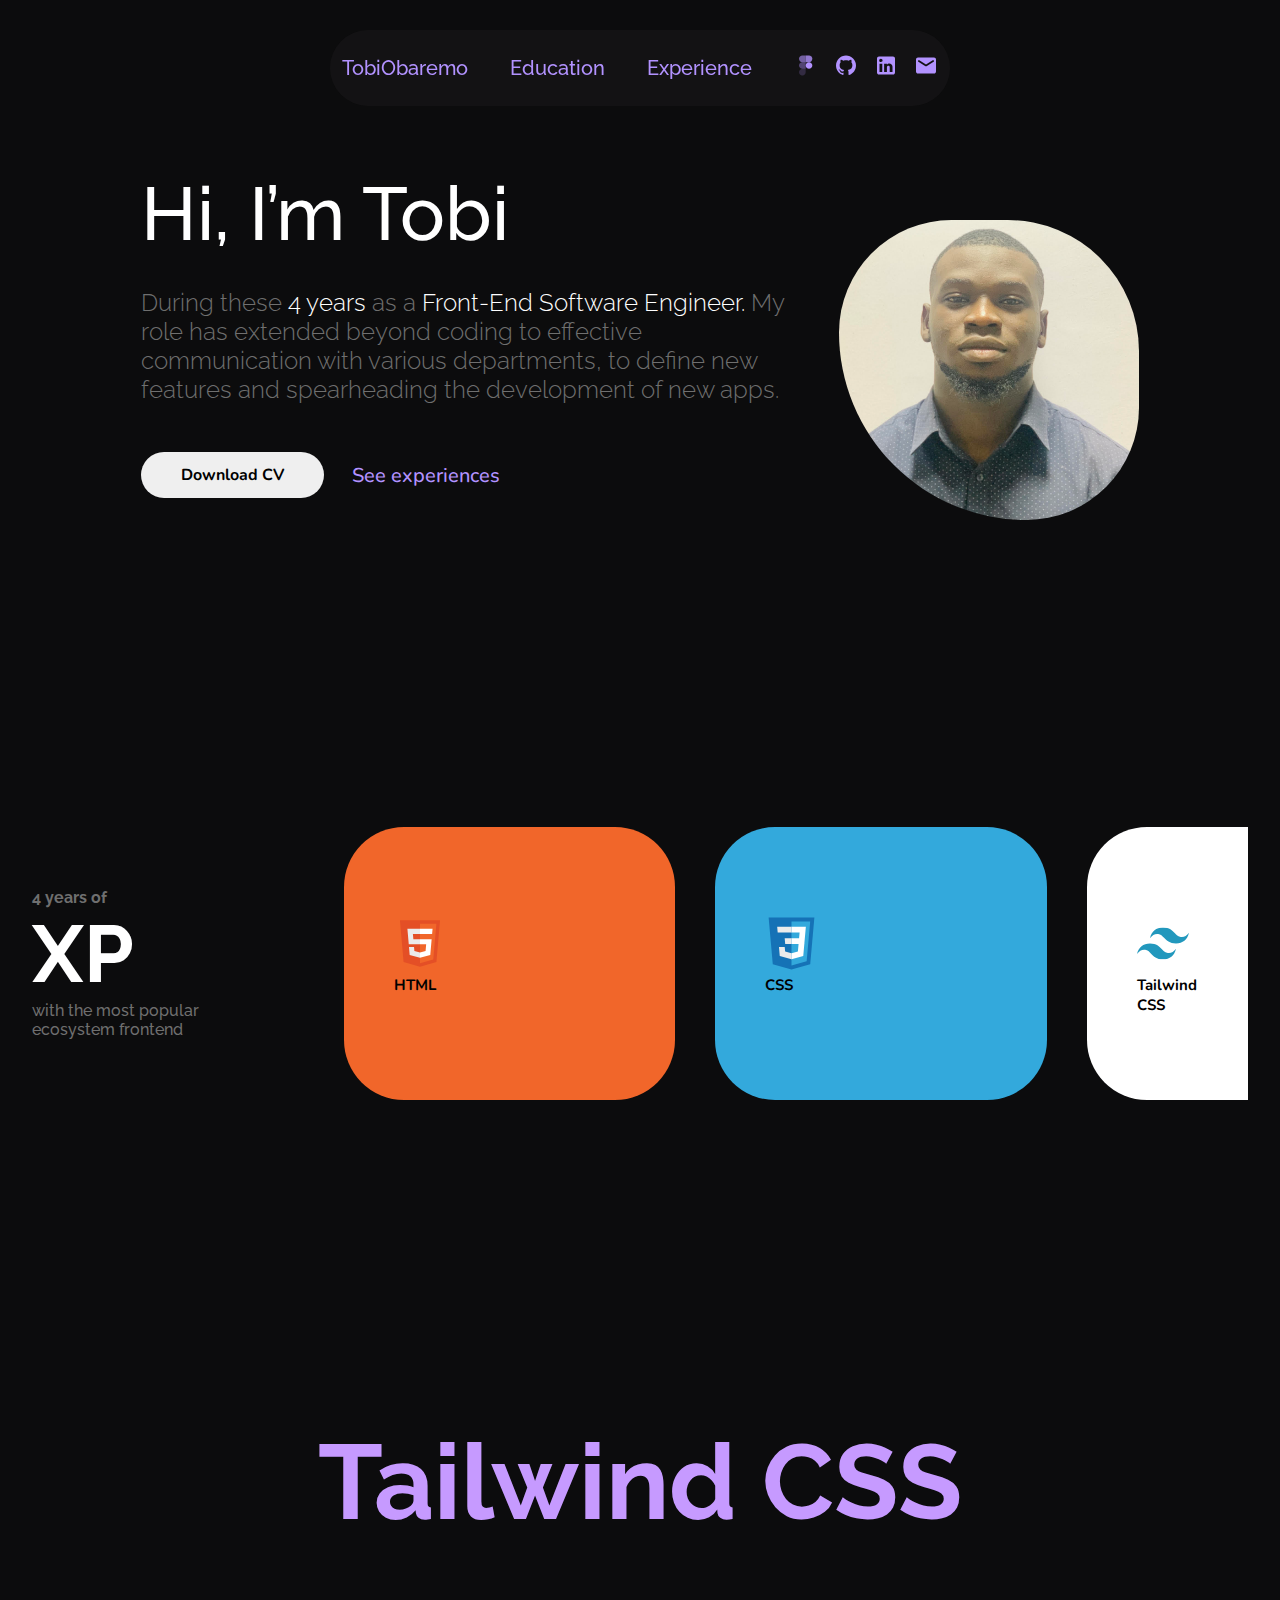
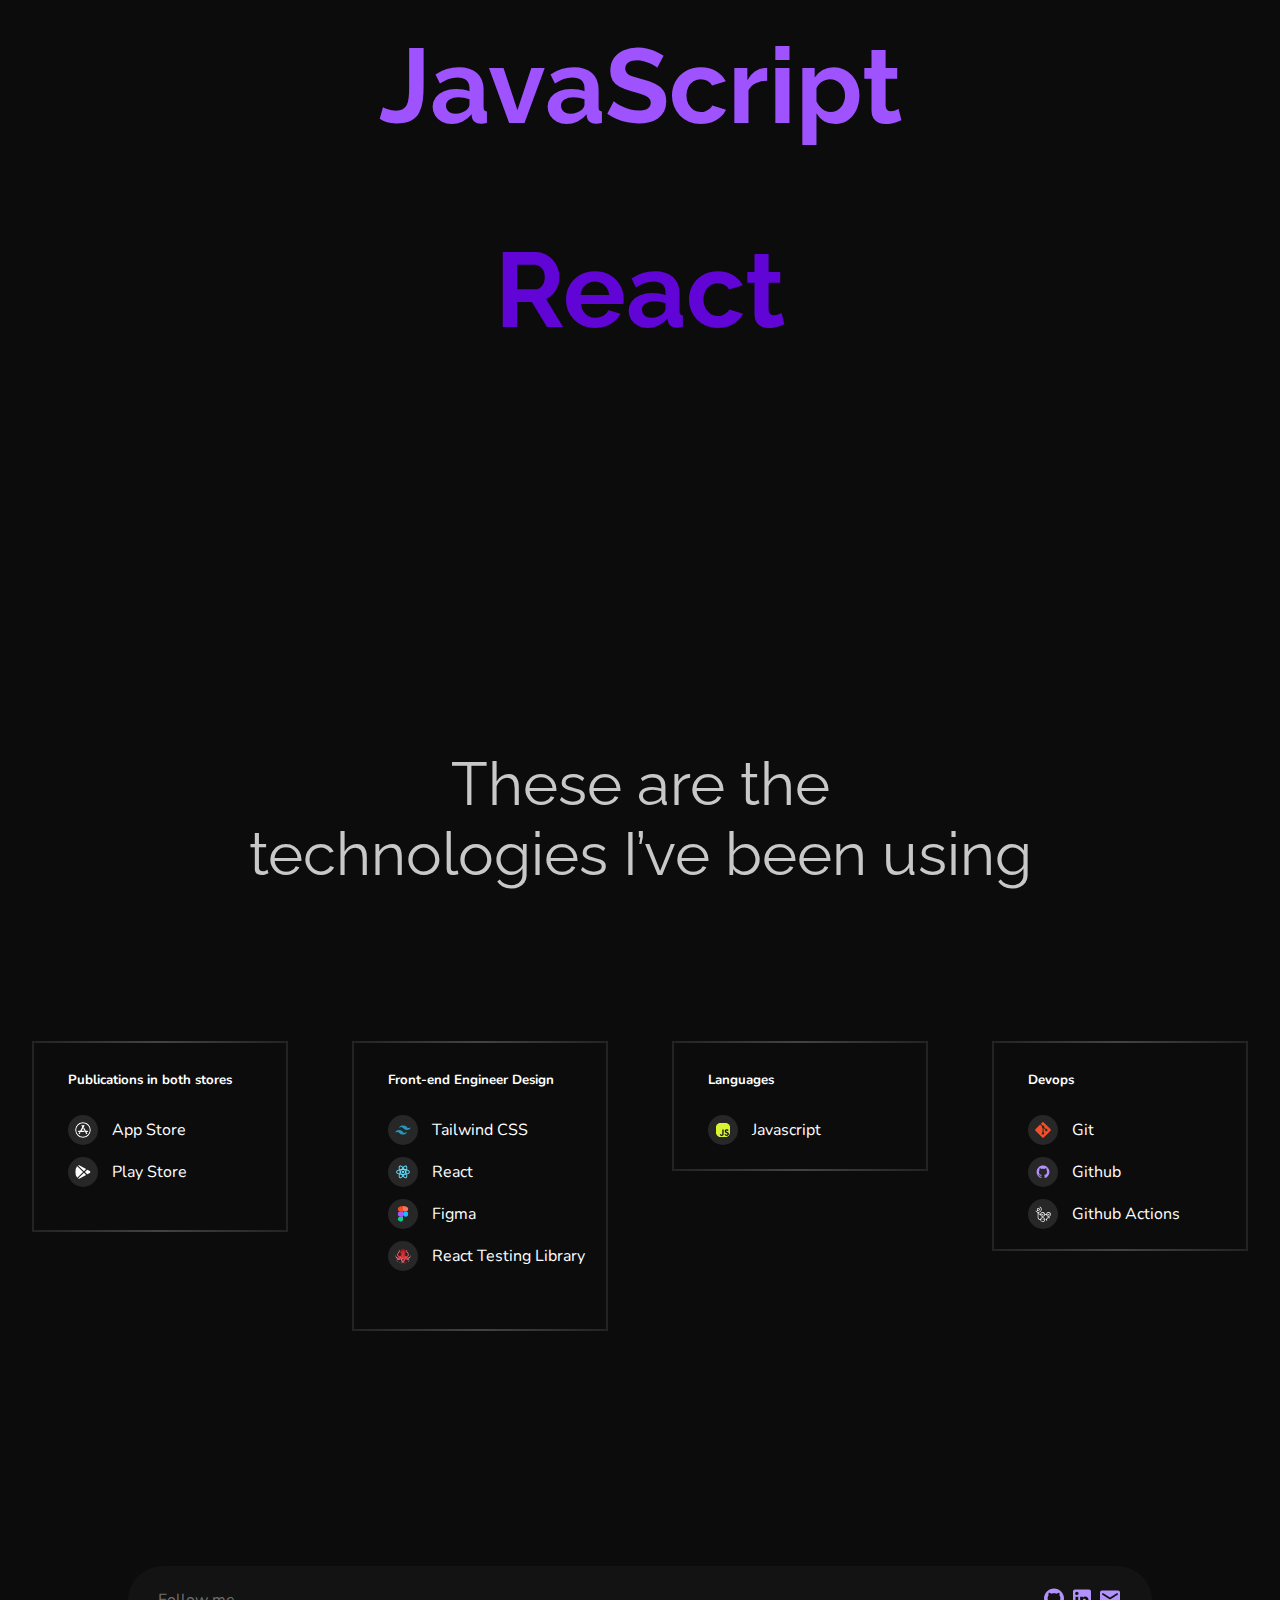
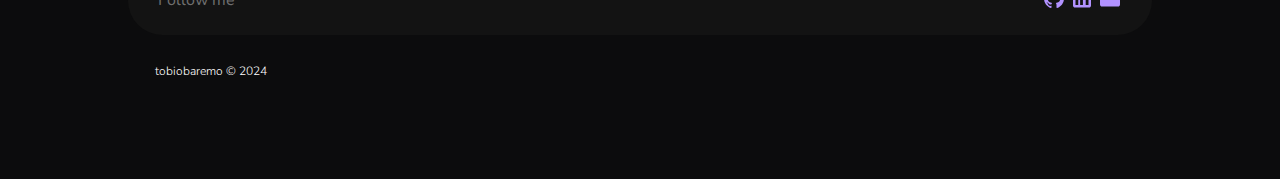
<file: index.html>
<!DOCTYPE html>
<html lang="en">
  <head>
    <meta charset="UTF-8" />
    <meta name="viewport" content="width=device-width, initial-scale=1.0" />
    <link
      rel="stylesheet"
      href="https://cdnjs.cloudflare.com/ajax/libs/font-awesome/4.7.0/css/font-awesome.min.css"
    />
    <link rel="stylesheet" href="./css/index.css" />
    <link rel="icon" href="./assets/images/icons/favwhite.ico">
    <title>Portfolio Website</title>
  </head>
  <body>
    <!-- header -->
    <header>
      <div class="navbar-container">
        <div class="nav-link-icon">
          <div class="nav-link">
            <a class="nav-anchor" href="./index.html">TobiObaremo</a>
            <a class="nav-anchor" href="./views/education.html">Education</a>
            <a class="nav-anchor" href="./views/experience.html">Experience</a>
          </div>

          <div class="icons">
            <a href="https://www.behance.net/tobiobaremo" target="_blank">
              <img class="svgs" src="./assets/images/icons/figma.svg" alt="figma" />
            </a>
            <a href="https://github.com/olaoluwa-007" target="_blank">
              <img class="svgs" src="./assets/images/icons/github.svg" alt="github" />
            </a>
            <a href="www.linkedin.com/in/tobi-obaremo-383ba5278" target="_blank">
              <img class="svgs" src="./assets/images/icons/linkedin.svg" alt="linkedin" />
            </a>
            <a href="mailto:obaremooluwatobiloba@gmail.com" target="_blank">
              <img class="svgs" src="./assets/images/icons/mail.svg" alt="mail" />
            </a>
          </div>
      </div>
    </header>

    <!-- Hero Section -->
    <section>
      <div class="hero-container">
        <div class="text-image">
          <div class="my-name">
            <h1 class="name">Hi, I’m Tobi</h1>
            <p class="self-introduction">
              During these <span>4 years</span> as a
              <span>Front-End Software Engineer.</span> My 
              role has extended beyond coding to effective 
              communication with various departments, to define new features
              and spearheading the development of new apps.
            </p>
            <div class="button-link">
              <button class="download-cv">Download CV</button>
              <a class="see-experience-link" href="./views/experience.html"
                >See experiences</a
              >
            </div>
          </div>

          <div class="image">
            <img class="myimg" src="/assets/images/tobi.jpg" alt="Tobi Obaremo" />
          </div>
        </div>
      </div>  
    </section>

    <!-- Section 2 -->
    <section class="tools-container">
      <div class="text-tools">
        <div class="years-experience">
          <h4 class="experience">
            4 years of <br />
            <h2 class="xp">XP</h2>
            with the most popular ecosystem frontend
          </h4>
        </div>

        <div class="tools-icon">
          <aside>
            <div class="icon-box1">
              <img
                class="icon-tools1"
                src="./assets/images/icons/html.svg"
                alt="HTML"
              />
              <h6 class="tool-text">HTML</h6>
            </div>

            <div class="icon-box2">
              <img
                class="icon-tools2"
                src="./assets/images/icons/css3.svg"
                alt="CSS"
              />
              <h6 class="tool-text">CSS</h6>
            </div>

            <div class="icon-box3">
              <img class="icon-tools3" src="./assets/images/icons/tailwindcss.svg" alt="Tailwind CSS"/>
              <h6 class="tool-text">Tailwind CSS</h6>
            </div>

            <div class="icon-box4">
              <img
                class="icon-tools4"
                src="./assets/images/icons/javascript.svg"
                alt="javascript"
              />
              <h6 class="tool-text">JavaScript</h6>
            </div>
          </aside>
        </div>
      </div>
    </section>

    <!-- Section 3 -->
    <section>
      <!--the tjr stands for Tailwind-CSS, Javascript, React-->
      <div class="tjr-container">
        <div class="tjr">
          <h3 class="tc">Tailwind CSS</h3>
          <h3 class="js">JavaScript</h3>
          <h3 class="react">React</h3>
        </div>
      </div>
    </section>

    <!-- Section 4 -->
    <section>
      <div>
        <h4 class="tech-text">
          These are the
        </h4>
        <h4 class="tech-text">
          technologies I’ve been using
        </h4>
      </div>

      <div class="technology-container">
        <div class="box">
          <div class="publication">
            <h5>Publications in both stores</h5>
            <div class="pub-icon-text">
              <div class="icon-text-pair">
                <img
                  class="svg"
                  src="./assets/images/icons/app-store.svg"
                  alt="App Store"
                />
                <span class="app-store">App Store</span>
              </div>

              <div class="icon-text-pair">
                <img
                  class="svg"
                  src="./assets/images/icons/play_store.svg"
                  alt="Play Store"
                />
                <span class="play-store">Play Store</span>
              </div>
            </div>
          </div>
        </div>

        <!-- FED stands for Front-end Engineering Design -->
        <div class="box">
          <div class="fed">
            <h5>Front-end Engineer Design</h5>
            <div class="fed-icon-text">
              <div class="icon-text-pair">
                <img
                  class="svg"
                  src="./assets/images/icons/tailwindcss.svg"
                  alt="Tailwind CSS"
                />
                <span class="tailwind-css">Tailwind CSS</span>
              </div>

              <div class="icon-text-pair">
                <img
                  class="svg"
                  src="./assets/images/icons/react.svg"
                  alt="React"
                />
                <span class="react--">React</span>
              </div>

              <div class="icon-text-pair">
                <img
                  class="svg"
                  src="./assets/images/icons/logos_figma.svg"
                  alt="Figma"
                />
                <span class="figma">Figma</span>
              </div>

              <div class="icon-text-pair">
                <img
                  class="svg"
                  src="./assets/images/icons/testing-library.svg"
                  alt="React Testing Library"
                />
                <span class="react-testing-library">React Testing Library</span>
              </div>
            </div>
          </div>
        </div>

        <div class="box">
          <div class="language">
            <h5>Languages</h5>
            <div class="lang-icon-text">
              <div class="icon-text-pair">
                <img
                  class="svg"
                  src="./assets/images/icons/javascript.svg"
                  alt="Javascript"
                />
                <span class="javascript">Javascript</span>
              </div>
            </div>
          </div>
        </div>

        <div class="box">
          <div class="devops">
            <h5>Devops</h5>
            <div class="dev-icon-text">
              <div class="icon-text-pair">
                <img
                  class="svg"
                  src="./assets/images/icons/git.svg"
                  alt="Git"
                />
                <span class="git">Git</span>
              </div>

              <div class="icon-text-pair">
                <img
                  class="svg"
                  src="./assets/images/icons/github.svg"
                  alt="Github"
                />
                <span>Github</span>
              </div>

              <div class="icon-text-pair">
                <img
                  class="svg"
                  src="./assets/images/icons/github-actions.svg"
                  alt="Github Actions"
                />
                <span>Github Actions</span>
              </div>
            </div>
          </div>
        </div>
      </div>
    </section>

    <!-- footer -->
    <footer>
      <div class="footer-container">
        <div class="footer-text-svg">
          <div class="footer">
            <span class="footer-text">Follow me</span>
          </div>

          <div class="footer-svg">
            <a href="https://github.com/olaoluwa-007" target="_blank">
              <img src="../assets/images/icons/github.svg" alt="github" />
            </a>
            <a href="www.linkedin.com/in/tobi-obaremo-383ba5278" target="_blank">
              <img src="../assets/images/icons/linkedin.svg" alt="linkedin" />
            </a>
            <a href="mailto:obaremooluwatobiloba@gmail.com" target="_blank">
              <img src="../assets/images/icons/mail.svg" alt="" />
            </a>
          </div>
        </div> 
      </div>
      <div class="copyright">tobiobaremo &copy; 2024 </div>
    </footer> 
  </body>
</html>
</file>
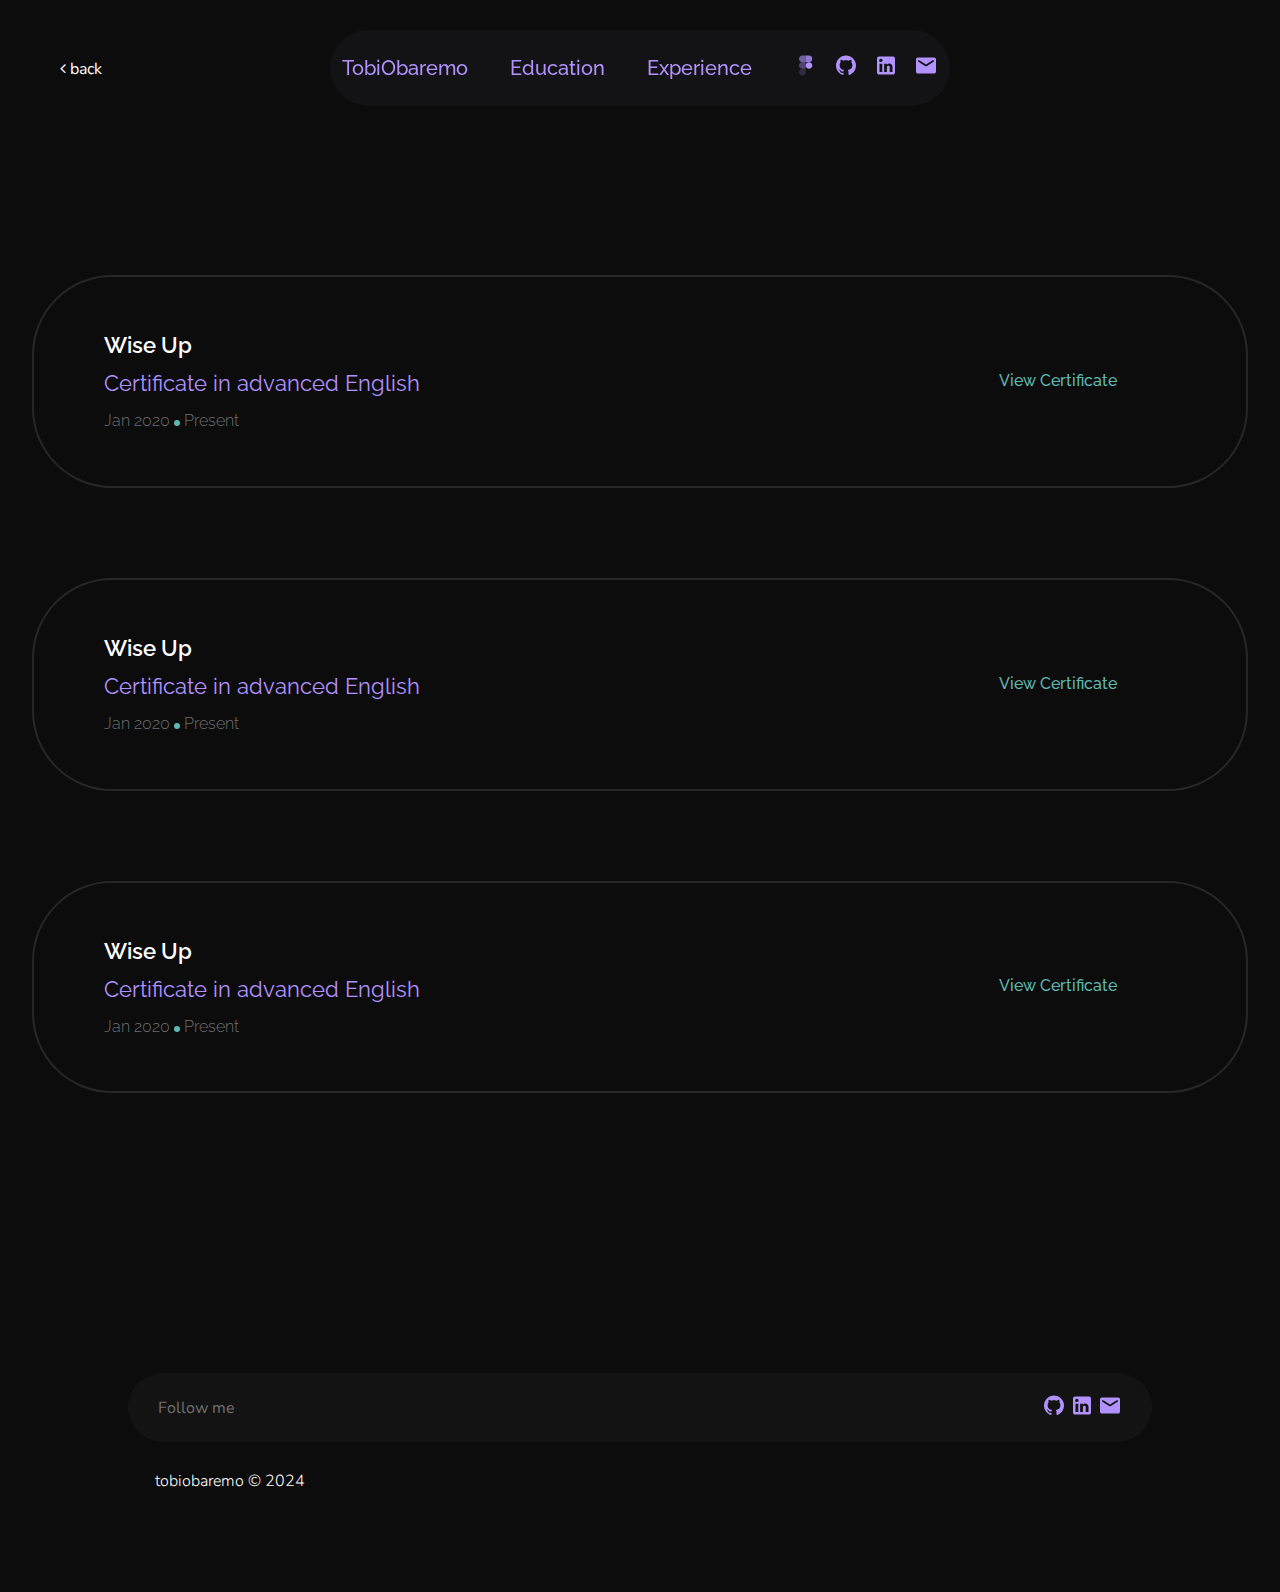
<file: views/education.html>
<!DOCTYPE html>
<html lang="en">
  <head>
    <meta charset="UTF-8" />
    <meta name="viewport" content="width=device-width, initial-scale=1.0" />
    <link
      rel="stylesheet"
      href="https://cdnjs.cloudflare.com/ajax/libs/font-awesome/4.7.0/css/font-awesome.min.css"
    />
    <link rel="stylesheet" href="../css/education.css" />
    <link rel="icon" href="../assets/images/icons/favwhite.ico">
    <title>Experience Page</title>
  </head>
  <body>
    <!-- header -->
    <header>
      <div class="back-icon">
        <i class="fa fa-angle-left" aria-hidden="true"></i>
        <a class="back-link" href="../index.html">back</a>
      </div>

      <div class="navbar-container">
        <div class="nav-link-icon">
          <div class="nav-link">
            <a class="nav-anchor" href="../index.html">TobiObaremo</a>
            <a class="nav-anchor" href="../views/education.html">Education</a>
            <a class="nav-anchor" href="../views/experience.html">Experience</a>
          </div>

          <div class="icons">
            <a href="https://www.behance.net/tobiobaremo" target="_blank">
              <img class="svgs" src="../assets/images/icons/figma.svg" alt="figma" />
            </a>
            <a href="https://github.com/olaoluwa-007" target="_blank">
              <img class="svgs" src="../assets/images/icons/github.svg" alt="github" />
            </a>
            <a href="www.linkedin.com/in/tobi-obaremo-383ba5278" target="_blank">
              <img class="svgs" src="../assets/images/icons/linkedin.svg" alt="linkedin" />
            </a>
            <a href="mailto:obaremooluwatobiloba@gmail.com" target="_blank">
              <img class="svgs" src="../assets/images/icons/mail.svg" alt="mail" />
            </a>
          </div>
        </div>
      </div>
    </header>

    <!-- Main Section  -->
    <section class="education-container">
        <div class="education-box">
          <div class="education-details">
            <div class="education-description">
              <h4 class="school">Wise Up</h4>
              <h5 class="certificate-name">Certificate in advanced English</h5>
              <h6 class="year">
                Jan 2020 <span class="ellipse"> </span> Present 
              </h6>
            </div>
  
            <div class="education-description">
              <h4 class="view-certificate">View Certificate</h4>
            </div>
          </div>
        </div>

        <div class="education-box">
          <div class="education-details">
            <div class="education-description">
              <h4 class="school">Wise Up</h4>
              <h5 class="certificate-name">Certificate in advanced English</h5>
              <h6 class="year">
                Jan 2020 <span class="ellipse"> </span> Present 
              </h6>
            </div>
  
            <div class="education-description">
              <h4 class="view-certificate">View Certificate</h4>
            </div>
          </div>
        </div>

        <div class="education-box">
          <div class="education-details">
            <div class="education-description">
              <h4 class="school">Wise Up</h4>
              <h5 class="certificate-name">Certificate in advanced English</h5>
              <h6 class="year">
                Jan 2020 <span class="ellipse"> </span> Present 
              </h6>
            </div>
  
            <div class="education-description">
              <h4 class="view-certificate">View Certificate</h4>
            </div>
          </div>
        </div>
    </section>
    
    <!-- Footer -->
    <footer>
        <div class="footer-container">
          <div class="footer-text-svg">
            <div class="footer">
              <span class="footer-text">Follow me</span>
            </div>
  
            <div class="footer-svg">
              <a href="https://github.com/olaoluwa-007" target="_blank">
                <img src="../assets/images/icons/github.svg" alt="github" />
              </a>
              <a href="www.linkedin.com/in/tobi-obaremo-383ba5278" target="_blank">
                <img src="../assets/images/icons/linkedin.svg" alt="linkedin" />
              </a>
              <a href="mailto:obaremooluwatobiloba@gmail.com" target="_blank">
                <img src="../assets/images/icons/mail.svg" alt="" />
              </a>
            </div>
          </div> 
        </div>
      <div class="copyright">tobiobaremo &copy; 2024 </div>
    </footer> 
</body>
</html>
</file>
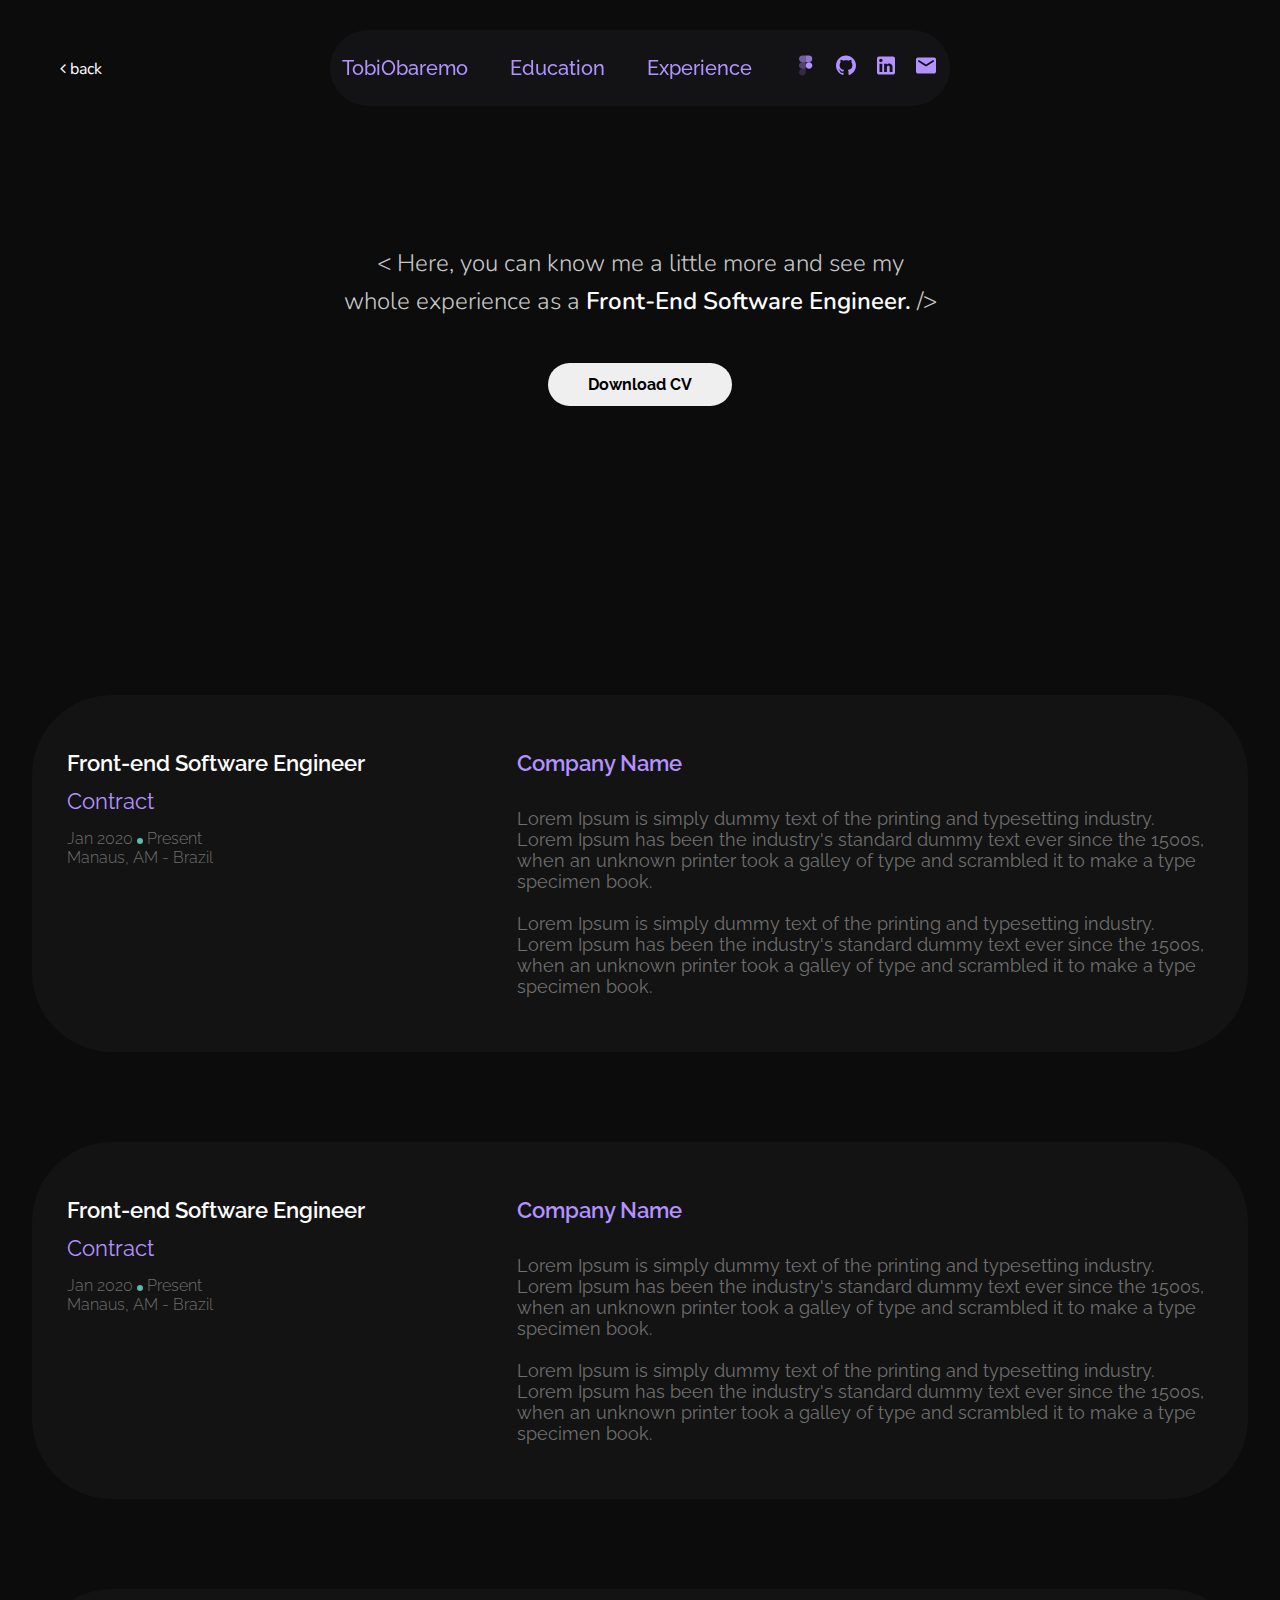
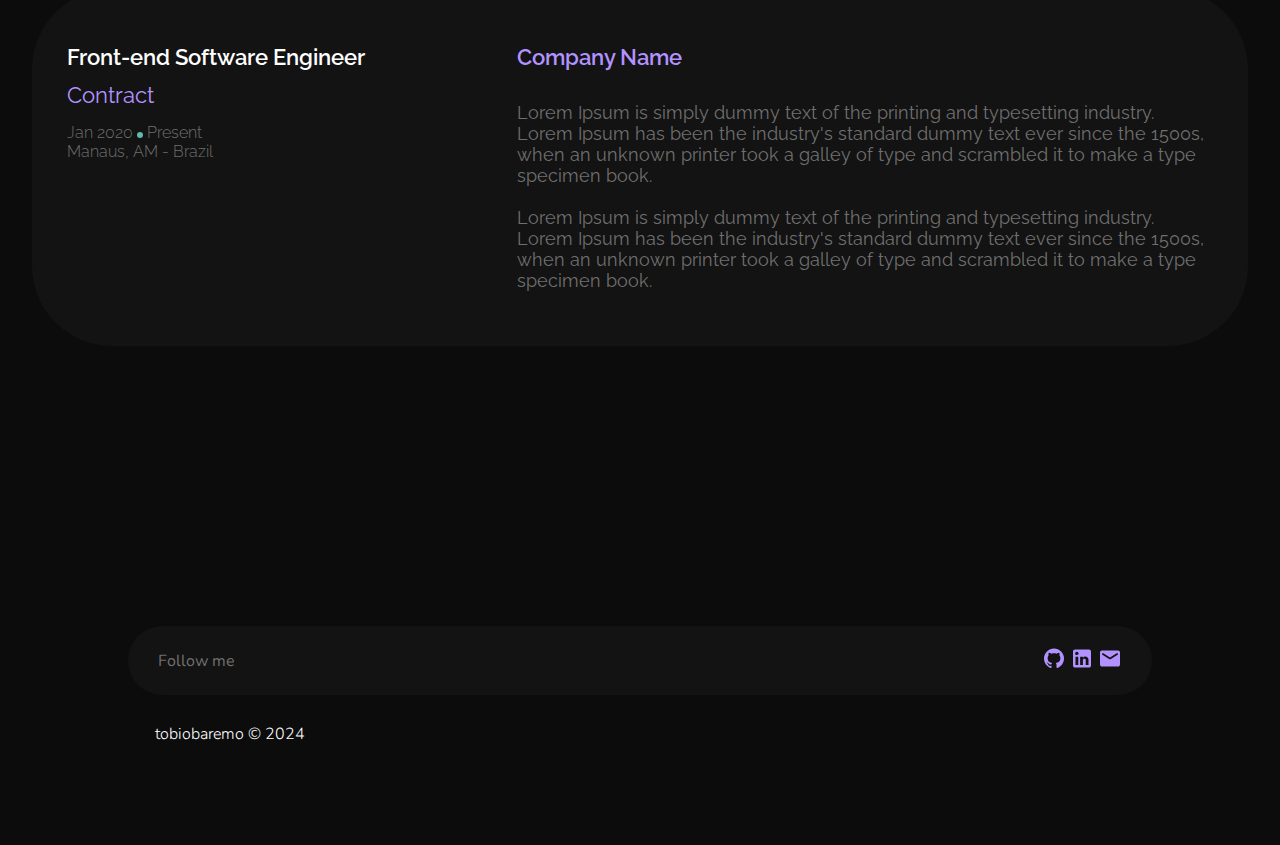
<file: views/experience.html>
<!DOCTYPE html>
<html lang="en">
  <head>
    <meta charset="UTF-8" />
    <meta name="viewport" content="width=device-width, initial-scale=1.0" />
    <link
      rel="stylesheet"
      href="https://cdnjs.cloudflare.com/ajax/libs/font-awesome/4.7.0/css/font-awesome.min.css"
    />
    <link rel="stylesheet" href="../css/experience.css" />
    <link rel="icon" href="../assets/images/icons/favwhite.ico">
    <title>Experience Page</title>
  </head>
  <body>
    <!-- header -->
    <header>
      <div class="back-icon">
        <i class="fa fa-angle-left" aria-hidden="true"></i>
        <a class="back-link" href="../index.html">back</a>
      </div>

      <div class="navbar-container">
        <div class="nav-link-icon">
          <div class="nav-link">
            <a class="nav-anchor" href="../index.html">TobiObaremo</a>
            <a class="nav-anchor" href="../views/education.html">Education</a>
            <a class="nav-anchor" href="../views/experience.html">Experience</a>
          </div>

          <div class="icons">
            <a href="https://www.behance.net/tobiobaremo" target="_blank">
              <img class="svgs" src="../assets/images/icons/figma.svg" alt="figma" />
            </a>
            <a href="https://github.com/olaoluwa-007" target="_blank">
              <img class="svgs" src="../assets/images/icons/github.svg" alt="github" />
            </a>
            <a href="www.linkedin.com/in/tobi-obaremo-383ba5278" target="_blank">
              <img class="svgs" src="../assets/images/icons/linkedin.svg" alt="linkedin" />
            </a>
            <a href="mailto:obaremooluwatobiloba@gmail.com" target="_blank">
              <img class="svgs" src="../assets/images/icons/mail.svg" alt="mail" />
            </a>
          </div>
        </div>
      </div>
    </header>

    <!-- Hero Section -->
    <section class="intro-text-button-container">
      <div class="intro-text-button">
        <div class="whole-experience">
          < Here, you can know me a little more and see my<br>whole experience as a <b> Front-End Software Engineer.</b> /> 
        </div>
      </div>

      <div class="intro-text-button">
        <button class="download-cv-experience">Download CV</button>
      </div>
    </section>

    <!-- Section 2-->
    <section class="experience-container">
      <div class="experience-box">
        <div class="job-details">
          <div class="job-description">
            <h4 class="fse">Front-end Software Engineer</h4>
            <h5 class="job-type">Contract</h5>
            <h6 class="year-location">
              Jan 2020 <span class="ellipse"> </span> Present <br />Manaus, AM -
              Brazil
            </h6>
          </div>

          <div class="job-description">
            <h4 class="company-name">Company Name</h4>
            <p class="roles">
              Lorem Ipsum is simply dummy text of the printing and typesetting
              industry. <br />Lorem Ipsum has been the industry's standard dummy
              text ever since the 1500s,<br />
              when an unknown printer took a galley of type and scrambled it to
              make a type specimen book. <br /><br />
              Lorem Ipsum is simply dummy text of the printing and typesetting
              industry. <br />
              Lorem Ipsum has been the industry's standard dummy text ever since
              the 1500s, <br />
              when an unknown printer took a galley of type and scrambled it to
              make a type specimen book.
            </p>
          </div>
        </div>
      </div>

      <div class="experience-box">
        <div class="job-details">
          <div class="job-description">
            <h4 class="fse">Front-end Software Engineer</h4>
            <h5 class="job-type">Contract</h5>
            <h6 class="year-location">
              Jan 2020 <span class="ellipse"> </span> Present <br />Manaus, AM -
              Brazil
            </h6>
          </div>

          <div class="job-description">
            <h4 class="company-name">Company Name</h4>
            <p class="roles">
              Lorem Ipsum is simply dummy text of the printing and typesetting
              industry. <br />Lorem Ipsum has been the industry's standard dummy
              text ever since the 1500s,<br />
              when an unknown printer took a galley of type and scrambled it to
              make a type specimen book. <br /><br />
              Lorem Ipsum is simply dummy text of the printing and typesetting
              industry. <br />
              Lorem Ipsum has been the industry's standard dummy text ever since
              the 1500s, <br />
              when an unknown printer took a galley of type and scrambled it to
              make a type specimen book.
            </p>
          </div>
        </div>
      </div>

      <div class="experience-box">
        <div class="job-details">
          <div class="job-description">
            <h4 class="fse">Front-end Software Engineer</h4>
            <h5 class="job-type">Contract</h5>
            <h6 class="year-location">
              Jan 2020 <span class="ellipse"> </span> Present <br />Manaus, AM -
              Brazil
            </h6>
          </div>

          <div class="job-description">
            <h4 class="company-name">Company Name</h4>
            <p class="roles">
              Lorem Ipsum is simply dummy text of the printing and typesetting
              industry. <br />Lorem Ipsum has been the industry's standard dummy
              text ever since the 1500s,<br />
              when an unknown printer took a galley of type and scrambled it to
              make a type specimen book. <br /><br />
              Lorem Ipsum is simply dummy text of the printing and typesetting
              industry. <br />
              Lorem Ipsum has been the industry's standard dummy text ever since
              the 1500s, <br />
              when an unknown printer took a galley of type and scrambled it to
              make a type specimen book.
            </p>
          </div>
        </div>
      </div>
    </section>

    <!-- Section 4 -->
    <footer>
      <div class="footer-container">
        <div class="footer-text-svg">
          <div class="footer">
            <span class="footer-text">Follow me</span>
          </div>

          <div class="footer-svg">
            <a href="https://github.com/olaoluwa-007" target="_blank">
              <img src="../assets/images/icons/github.svg" alt="github" />
            </a>
            <a href="www.linkedin.com/in/tobi-obaremo-383ba5278" target="_blank">
              <img src="../assets/images/icons/linkedin.svg" alt="linkedin" />
            </a>
            <a href="mailto:obaremooluwatobiloba@gmail.com" target="_blank">
              <img src="../assets/images/icons/mail.svg" alt="" />
            </a>
          </div>
        </div> 
      </div>
    <div class="copyright">tobiobaremo &copy; 2024 </div>
  </footer> 
  </body>
</html>
</file>
<file: css/index.css>
@import url('https://fonts.googleapis.com/css2?family=Raleway:ital,wght@0,100..900;1,100..900&family=Roboto:ital,wght@0,100;0,300;0,400;0,500;0,700;0,900;1,100;1,300;1,400;1,500;1,700;1,900&family=Sora:wght@100..800&display=swap');

@import url('https://fonts.googleapis.com/css2?family=Nunito:ital,wght@0,200..1000;1,200..1000&family=Raleway:ital,wght@0,100..900;1,100..900&family=Roboto:ital,wght@0,100;0,300;0,400;0,500;0,700;0,900;1,100;1,300;1,400;1,500;1,700;1,900&family=Sora:wght@100..800&display=swap');

*{
    box-sizing: border-box;
    padding: 0;
    margin: 0;
}

body{
    font-family: "raleway", sans-serif;
    background-color: #0C0C0D;
    font-style: normal;
    height: 100vh;
}

/* Header */

.navbar-container{
    width: 100%;
    display: flex;
    font-family: "raleway", sans-serif;
    justify-content: space-around;
    position: absolute;
    top: 0px;
    margin-top: 30px;
    gap: 42px;
}

.nav-link-icon{
    display: flex;
    align-items: center;
    gap: 42px;
    width: auto;
    background-color: rgba(33, 31, 35, 0.349);
    backdrop-filter: blur(30px);
    color: #B292FF;
    padding: 22.5px 12px 23.5px;
    border-radius: 50px;
    font-weight: 500;
    font-size: 20px;
}

.nav-link{
    display: flex;
    gap: 42px;    
}

.nav-anchor{
    text-decoration: none;
    color: #B292FF;
}

.nav-anchor:hover{
    color: white;
}

.nav-anchor:active{
    color: white;
}

a{
    text-decoration: none;
    list-style: none;
}
.icons{
    display: flex;
    gap: 16px;
}


/* Hero Section */
.hero-container{
    display: flex;
    width: 100%;
    align-items: center;
    justify-content: center;
    margin-top: 170px;
    font-family: "raleway", sans-serif;
}

.text-image{
    display: flex;
    justify-content: space-evenly;
    align-items: center;
    width: 85%;
}

.my-name{
    display: flex;
    flex-direction: column;
    width: 60%;
    height: 404px;
    color: #6F6F6F; 
    font-family: "raleway", sans-serif;
    font-size: 24px;
    font-weight: 300;
}

.name{
    font-weight: 500;
    font-size: 75px;
    color: #fff;
    padding-bottom: 30px;
    line-height: 88.05px;
}

span{
   color: #fff;
}

.myimg{
    width: 300px;
    height: 300px;
    border-radius: 600px 700px 600px 1000px;
}

.button-link{
    display: flex;
    width: 100%;
    align-items: center;
    padding-top: 48px;
    gap: 28px;
    
}

.download-cv{
    width: auto;
    padding: 12px 40px;
    border-radius: 50px;
    border: none;
    font-family: "nunito", sans-serif;
    font-weight: 700;
    font-size: 16px;
    transition: background-color 1.5s ease-in-out, color 0.6s ease-in-out;
}

.download-cv:hover{
    cursor: pointer;
    transform: translateY(-1px);
    color: #fff;
    background-color: #B292FF;
}

.see-experience-link{
    width: 197px;
    font-size: 20px;
    font-weight: 500;
    font-family: "nunito", sans-serif;
    text-decoration: none;
    color: #B292FF;
    transition: color 0.6s ease-in-out;
}

.see-experience-link:hover{
    transform: translateY(-1px);
    color: #fff;
}


/* section 2 */
.tools-container{
    width: 100%;
    display: flex;
    justify-content: center;
    margin-top: 253px;
    margin-bottom: 320px;
    gap: 40px;
}

.text-tools{
    width: 95%;
    display: flex;
    align-items: center;
}


.years-experience{
    color: #6F6F6F;
    font-size: 16px;
    font-weight: 500;
}

.xp{
    color: #fff;
    font-size: 80px;
    font-weight: 700;
}

.tools-icon{
    width: 95%;
    display: flex;
    justify-content: space-between;
    margin-left: 60px;
    gap: 40px;
    overflow-x: scroll;
    max-width: 100%;
}
::-webkit-scrollbar{
    overflow-x: hidden;
    display: none;
}

aside{
    display: flex;
    gap: 40px;
    justify-content: center;
    font-size: 20px;
    font-weight: 700;
}

.tool-text{
    font-family: "nunito", sans-serif;
    font-size: 15px;
    font-weight: 700;

}

.icon-box1{
    background-color: #F1662A;
    padding: 90px 229px 85px 50px;
    border-radius: 60px;
    
}

.icon-box2{
    background-color: #33A9DC;
    padding: 90px 229px 85px 50px;
    border-radius: 60px;
    
}

.icon-box3{
    background-color: white;
    padding: 90px 229px 85px 50px;
    border-radius: 60px;
}

.icon-box4{
    background-color: #C3C99E;
    padding: 90px 229px 85px 50px;
    border-radius: 60px;
}

.icon-tools1{
    width: 52.5px;
    height: 52.5px;
}
.icon-tools2{
    width: 52.5px;
    height: 52.5px;
}
.icon-tools3{
    width: 52.5px;
    height: 52.5px
}
.icon-tools4{
    width: 52.5px;
    height: 52.5px;
}

/* Section 3 */
/* the tjr stands for Tailwind-CSS, JavaScriot, React */
/* tc stands for tailwindcss */
/* js stands for javascript */


.tjr-container{
    display: flex;
    justify-content: center;
    width: 100%;
    margin-bottom: 317px;
}

.tjr{
    width: 80%;
    text-align: center;
    font-weight: 600;
    font-size: 90px;
}

.tc{
    padding-bottom: 80px;
    color: #C69AFF;
}

.js{
    padding-bottom: 80px;
    color: #9F53FF;
}

.react{
    padding-bottom: 80px;
    color: #6104D6;
}

/* Section 4 */
.tech-text{
    text-align: center;
    font-family: "Raleway",  sans-serif;
    font-size: 60px;
    font-weight: 400;
    color: #C8C8C8;
}

.technology-container{
    display: flex;
    width: 100%;
    justify-content: space-around;
    margin-top: 152px;
    color: #fff;
    font-family: "nunito", sans-serif;
    font-size: 16px;
    font-weight: 400;
}

.box{
    width: 20%;
    display: flex;
   
}

.publication{
    border: 2px solid transparent; 
    border-image: linear-gradient(to right, #232323, #434343, #232323);
    border-image-slice: 1;
    border-radius: 15px;
    width: 300px;
    height: 191px;
    padding-top: 28px; 
    padding-left: 34px;
}

.pub-icon-text{
   display: block;
   padding-top: 14px;
   padding-bottom: 14px;  
}

.icon-text-pair{
    font-size: 16px;
    font-family: "nunito", sans-serif;
    display: flex;
    align-items: center;
    gap: 14px;
    padding-top: 12px;
}

.fed{
    border: 2px solid transparent; 
    border-image: linear-gradient(to right, #232323, #434343, #232323); 
    border-image-slice: 1;
    border-radius: 15px;
    width: 300px;
    height: 290px;
    padding-top: 28px; 
    padding-left: 34px;

}

.fed-icon-text{
    display: block;
    padding-top: 14px;
    padding-bottom: 14px;
}

.language{
    border: 2px solid transparent; 
    border-image: linear-gradient(to right, #232323, #434343, #232323); 
    border-image-slice: 1;
    border-radius: 15px;
    width: 300px;
    height: 130px;
    padding-top: 28px; 
    padding-left: 34px;
}

.lang-icon-text{
    display: block;
    padding-top: 14px;
    padding-bottom: 14px;
}

.devops{
    border: 2px solid transparent; 
    border-image: linear-gradient(to right, #232323, #434343, #232323);
    border-image-slice: 1;
    border-radius: 15px;
    width: 300px;
    height: 210px;
    padding-top: 28px; 
    padding-left: 34px;
}

.dev-icon-text{
    display: block;
    padding-top: 14px;
    padding-bottom: 14px;
}

.svg{
    width: 30px;
    height: 30px;
    background: #272727;
    padding: 7px;
    border-radius: 30px;
}

/* footer */

.footer-container{
    width: 100%;
    margin-top: 235px;
    display:  flex;
    justify-content: center;
}

.footer-text-svg{
    width: 80%;
    display: flex;
    justify-content: space-between;
    background-color: #131313;
    padding: 20px 30px;
    border-radius: 50px;
    align-items: center;

}


.footer-text{
    color: #6f6f6f;
    font-family: "Nunito", sans-serif;
}

.copyright{
    font-size: 12px;
    font-weight: 300;
    font-family: "Nunito", sans-serif;
    color: #fff;
    padding-left: 155px;
    padding-top: 28px;
    padding-bottom: 100px;
}

/* Responsive design starts here */
@media (max-width: 1024px){
    /* Section 2 */
    .tools-icon{
        width: 85%;
    }


    /* footer */
    .footer-text-svg{
        padding: 10px 20px;
    }

    .copyright{
        font-size: 10px;
        padding-left: 130px;
    }
    
}

@media (max-width: 768px){
    /* Header */

    .nav-link-icon{
        width: auto;
    }

    .nav-link{
        gap: 40px;
        font-size: 18px ;   
    }

    .icons{
        display: none;
    }

    /* Hero Section */

    .text-image{
        flex-direction: column-reverse;
    }

    .myimg{
        width: 200px;
        height: 200px;
        border-radius: 600px 700px 600px 1000px;
    }

    .my-name{
        width: 80%;
        text-align: center;
        font-size: 20px;
    }

   
    .name{
        font-weight: 400;
        font-size: 50px;
        padding-bottom: 10px;
    }

    .button-link{
        flex-direction: column;
        justify-content: center;
        gap: 45px;
    }

    .download-cv{
        width: 284px;
        font-size: 16px;
    }

    .see-experience-link{
        width: 297px;
        font-size: 20px;
    }
    

    /* Section 2 */

    .tools-container{
        margin-top: 320px;
    }


    .years-experience{
        text-align: center;
        color: #6F6F6F;
        font-size: 20px;
        font-weight: 500;
    }


    .text-tools{
        flex-direction: column;
        gap: 40px;
        width: 80%;
    }

    .tools-icon{
        width: 90%;
        max-width: 100%;
    }

    .icon-box1{
        width: 320px;
        height: 230px;
        padding: 90px 229px 85px 50px;
    }
    
    .icon-box2{
        width: 320px;
        height: 230px;
        padding: 90px 229px 85px 50px;    
    }
    
    .icon-box3{
        width: 320px;
        height: 230px;
        padding: 90px 229px 85px 50px;
    }

    .icon-box4{
        width: 320px;
        height: 230px;
        padding: 90px 229px 85px 50px;
    }

    /* Section 3 */

    .tjr{
        width: 100%;
        text-align: center;
        font-weight: 600;
        font-size: 40px;
    }

    /* Section 4 */

    .tech-text{  
        font-size: 40px;
    }

    .technology-container{
        flex-direction: column;
        align-items: center;
        gap: 30px;
        text-align: center;
        font-size: 16px; 
    }

    
    .box{
        justify-content: center;
        width: 80%;
    }

    .publication{
        width: 100%;
        padding: 24px 10px 16px 10px;
    }

    .fed{
        width: 100%;
        padding: 24px 10px 16px 10px;
    }

    .language{
        width: 100%;
        padding: 24px 10px 16px 10px;
    }

    .devops{
        width: 100%;
        padding: 24px 10px 16px 10px;
    }

    .icon-text-pair{
        font-size: 15px;
    }

    /* footer */

    .footer-text-svg{
        padding: 5px 20px;
    }

    .copyright{
        padding-left: 98px;
    }
}

@media (max-width: 430px){

    .nav-link{
        gap: 30px;
        font-size: 16px ;   
    }

    .copyright{
        padding-left: 65px;
    }
}

@media (max-width: 425px){

   /* Header */
    .nav-link{
        gap: 20px;
        font-size: 15px;
    }


    .icon-box1{
        width: 320px;
        height: 200px;
        padding: 90px 229px 85px 50px;
    }
    
    .icon-box2{
        width: 320px;
        height: 200px;
        padding: 90px 229px 85px 50px;    
    }
    
    .icon-box3{
        width: 320px;
        height: 200px;
        padding: 90px 229px 85px 50px;
    }

    .icon-box4{
        width: 320px;
        height: 200px;
        padding: 90px 229px 85px 50px;
    }
   
}

@media (max-width: 400px){
    .copyright{
        padding-left: 63px;
    }
}

@media (max-width: 320px) {
    .nav-link{
        gap: 20px;
        font-size: 12px ;   
    }

    .name{
        font-size: 40px;
    }

    .my-name{
        font-size: 15px;
    }

    .download-cv{
        width: 200px;
        font-size: 16px;
    }

    .tech-text{
        font-size: 25px;
    }

    .copyright{
        padding-left: 55px;
    }
}
</file>
<file: css/education.css>
@import url('https://fonts.googleapis.com/css2?family=Raleway:ital,wght@0,100..900;1,100..900&family=Roboto:ital,wght@0,100;0,300;0,400;0,500;0,700;0,900;1,100;1,300;1,400;1,500;1,700;1,900&family=Sora:wght@100..800&display=swap');

@import url('https://fonts.googleapis.com/css2?family=Nunito:ital,wght@0,200..1000;1,200..1000&family=Raleway:ital,wght@0,100..900;1,100..900&family=Roboto:ital,wght@0,100;0,300;0,400;0,500;0,700;0,900;1,100;1,300;1,400;1,500;1,700;1,900&family=Sora:wght@100..800&display=swap');

*{
    box-sizing: border-box;
    padding: 0;
    margin: 0;
}

body{
    font-family: "raleway", sans-serif;
    background-color: #0C0C0D;
    font-style: normal;
    height: 100vh;
}

/* Header */
.back-icon{ 
    color: #fff;
    margin-top: 58px;
    margin-left: 60px;
    font-family: "nunito", sans-serif;
    font-size: 16px;
    font-weight: 400;
}
.back-link{
    color: #fff;
    text-decoration: none;
}


.navbar-container{
    width: 100%;
    display: flex;
    font-family: "raleway", sans-serif;
    justify-content: space-around;
    position: absolute;
    top: 0px;
    margin-top: 30px;
    gap: 42px;
}

.nav-link-icon{
    display: flex;
    align-items: center;
    gap: 42px;
    width: auto;
    background-color: rgba(33, 31, 35, 0.349);
    backdrop-filter: blur(30px);
    color: #B292FF;
    padding: 22.5px 12px 23.5px;
    border-radius: 50px;
    font-weight: 500;
    font-size: 20px;
}

.nav-link{
   
    display: flex;
    gap: 42px;  
}

.icons{
    
    display: flex;
    gap: 16px;
}

.nav-anchor{
    text-decoration: none;
    color: #B292FF;
}

.nav-anchor:hover{
    color: white;
}

.nav-anchor:active{
    color: white;
}

a{
    text-decoration: none;
    list-style: none;
}



/* Main Page */
.education-container{
    display: flex;
    width: 100%;
    justify-content: center;
    align-items: center;
    flex-direction: column;
    margin-top: 150px;
}

.education-box{
    display: flex;
    justify-content: center;
    width: 95%;
    border: 2px solid #272727;
    border-radius: 80px;
    padding: 10px;
    margin-top: 45px; 
    margin-bottom: 45px;
}

.education-details{
    width: 90%;
    gap: 550px;
    display: flex;
    align-items: center;
    margin-top: 45px;
    margin-bottom: 45px;    
}

.education-description{
    display: flex;
    flex-direction: column;
    width: auto;
    height: auto;
    color: white;
    font-family: "raleway", sans-serif;
}

.school{
    width: 345px;
    font-size: 22px;
    font-weight: 600;
    color: #fff;
    padding-bottom: 12px;
}

.certificate-name{
    font-size: 22px;
    font-weight: 400;
    color: #B292FF;
    padding-bottom: 16px;
}

.year{
    font-size: 16px;
    font-weight: 300;
    color: #6f6f6f;
    line-height: 18.78px;
}

.ellipse{
    display: inline-block;
    width: 6px;
    height: 6px;
    background-color:  #5FB9B0;
    border-radius: 100px;
    justify-content: center;
}

.view-certificate{
    margin-top: 30px;
    align-items: center;
    font-size: 16px;
    font-weight: 500;
    font-family: "raleway", sans-serif;
    color: #5FB9B0;
    padding-bottom: 32px;
}

/* footer */

.footer-container{
    width: 100%;
    margin-top: 235px;
    display:  flex;
    justify-content: center;
}

.footer-text-svg{
    width: 80%;
    display: flex;
    justify-content: space-between;
    background-color: #131313;
    padding: 20px 30px;
    border-radius: 50px;
    align-items: center;

}


.footer-text{
    color: #6f6f6f;
    font-family: "Nunito", sans-serif;
}


.copyright{
    font-size: 16px;
    font-weight: 300;
    font-family: "Nunito", sans-serif;
    color: #fff;
    padding-left: 155px;
    padding-top: 28px;
    padding-bottom: 100px;
}

/* Responsive design starts here */
@media (max-width: 1024px){
   
    /* Header */
    .back-icon{   
        margin-top: 58px;
    }

    /* Main Section */
    .education-box{
        width: 85%;
    }

    .education-details{
        width: 80%;
        gap: 200px;    
    }
   

    /* Footer */
    .copyright{
        font-size: 10px;
        padding-left: 130px;
    }
}


@media (max-width: 768px) {

    .nav-link-icon{
        width: auto;
    }

    .nav-link{
        gap: 40px;
        font-size: 18px ;   
    }

    .back-icon{ 
        margin-top: 53px;
    } 

    .icons{
        display: none;
    }
    
    /* Main Section*/

    .education-box{
        width: 80%;
        height: 250px;
        border-radius: 60px;
    }
    
    .education-details{
        text-align: center;
        position: absolute;
        flex-direction: column;
        gap: 20px;
    }

    .school{
        width: 300px;
        font-size: 18px;
    }
    
    .certificate-name{
        font-size: 18px;
    }
    
    .year{
        font-size: 14px;
        line-height: 15px;
    }
    
    .view-certificate{
        font-size: 14px;
    }

    /* footer */

    .footer-text-svg{
        padding: 5px 20px;
    }

    .copyright{
        padding-left: 98px;
    }
}

@media (max-width: 430px){

    /* Header */
    .back-link{
        display: none;
    }
    .fa-angle-left{
        display: none;
    }

    .nav-link{
        gap: 30px;
        font-size: 16px ;   
    }

    /* Footer */
    .copyright{
        padding-left: 65px;
    }
}


@media (max-width: 425px) {
   
    /* Header */
    
    .nav-link{  
        gap: 20px;
        font-size: 15px;   
    }
}

@media (max-width: 400px){
    /* Footer */
    .copyright{
        padding-left: 63px;
    }
}

@media (max-width: 375px) {

    /* Main Section */
    .school{
        width: 300px;
        font-size: 16px;
    }
    
    .certificate-name{
        font-size: 16px;
    }
    
    .year{
        font-size: 14px;
        line-height: 15px;
    }

    /* Footer */
    .copyright{
        padding-left: 53px;
    }
}

@media (max-width: 320px) {

    /* Header */
    .nav-link{
        gap: 20px;
        font-size: 12px;   
    }

    /* Main Section */
    .education-box{
       
        height: 200px;
        border-radius: 40px;
    }

    .education-details{
        gap: 10px;
    }

    .copyright{
        padding-left: 55px;
    }
}
</file>
<file: css/experience.css>
@import url('https://fonts.googleapis.com/css2?family=Raleway:ital,wght@0,100..900;1,100..900&family=Roboto:ital,wght@0,100;0,300;0,400;0,500;0,700;0,900;1,100;1,300;1,400;1,500;1,700;1,900&family=Sora:wght@100..800&display=swap');

@import url('https://fonts.googleapis.com/css2?family=Nunito:ital,wght@0,200..1000;1,200..1000&family=Raleway:ital,wght@0,100..900;1,100..900&family=Roboto:ital,wght@0,100;0,300;0,400;0,500;0,700;0,900;1,100;1,300;1,400;1,500;1,700;1,900&family=Sora:wght@100..800&display=swap');

*{
    box-sizing: border-box;
    padding: 0;
    margin: 0;
}

body{
    font-family: "raleway", sans-serif;
    background-color: #0C0C0D;
    font-style: normal;
    height: 100vh;
}

/* Header */
.back-icon{ 
    color: #fff;
    margin-top: 58px;
    margin-left: 60px;
    font-family: "nunito", sans-serif;
    font-size: 16px;
    font-weight: 400;
}
.back-link{
    color: #fff;
    text-decoration: none;
}


.navbar-container{
    width: 100%;
    display: flex;
    font-family: "raleway", sans-serif;
    justify-content: space-around;
    position: absolute;
    top: 0px;
    margin-top: 30px;
    gap: 42px;
}

.nav-link-icon{
    display: flex;
    align-items: center;
    gap: 42px;
    width: auto;
    background-color: rgba(33, 31, 35, 0.349);
    backdrop-filter: blur(30px);
    color: #B292FF;
    padding: 22.5px 12px 23.5px;
    border-radius: 50px;
    font-weight: 500;
    font-size: 20px;
}

.nav-link{
    display: flex;
    gap: 42px;
    
}

.nav-anchor{
    text-decoration: none;
    color: #B292FF;
}

.nav-anchor:hover{
    color: white;
}

.nav-anchor:active{
    color: white;
}
.icons{
    display: flex;
    gap: 16px;
}

a{
    text-decoration: none;
    list-style: none;
}

/* Hero section */

.intro-text-button-container{
    display: flex;
    justify-content: center;
    width: 100%;
    flex-direction: column;
    position: absolute;
    top: 244px;
    align-items: center;
    text-align: center;
}

.intro-text-button{
    display: flex;
    width: auto;
}

.whole-experience{
    margin-bottom: 43px;
    color: #C8C8C8;
    line-height: 38px;
    font-family: "nunito", sans-serif;
    font-size: 24px;
    font-weight: 300;
}

b{
    font-weight: 600;
    color: #fff; 
}

.download-cv-experience{
    padding: 12px 40px;
    border-radius: 50px;
    border: none;
    font-family: "raleway", sans-serif;
    font-weight: 700;
    font-size: 16px;
    z-index: -1;
    transition: background-color 1.5s ease-in-out, color 0.6s ease-in-out;
}

.download-cv-experience:hover{
    cursor: pointer;
    transform: translateY(-1px);
    color: #fff;
    background-color: #B292FF;
}

/* Section 2 */
.experience-container{
    display: flex;
    width: 100%;
    justify-content: center;
    align-items: center;
    flex-direction: column;
    margin-top: 570px;
    
}

.experience-box{
    display: flex;
    justify-content: center;
    width: 95%;
    background-color: #131313;
    border-radius: 80px;
    padding: 10px;
    margin-top: 45px; 
    margin-bottom: 45px;
}

.job-details{
    width: auto;
    gap: 80px;
    display: flex;
    margin-top: 45px;
    margin-bottom: 45px;    
}

.job-description{
    display: flex;
    flex-direction: column;
    width: auto;
    padding-left: 25px;
    color: white;
    font-family: "raleway", sans-serif;
}

.fse{
    width: 345px;
    font-size: 22px;
    font-weight: 600;
    color: #fff;
    padding-bottom: 12px;
}
.job-type{
    font-size: 22px;
    font-weight: 400;
    color: #B292FF;
    padding-bottom: 16px;
}

.year-location{
    font-size: 16px;
    font-weight: 300;
    color: #6f6f6f;
    line-height: 18.78px;
}
.ellipse{
    display: inline-block;
    width: 6px;
    height: 6px;
    background-color:  #5FB9B0;
    border-radius: 100px;
    justify-content: center;
}

.company-name{
    font-size: 22px;
    font-weight: 600;
    color: #B292FF;
    padding-bottom: 32px;
}

.roles{
    font-size: 18px;
    font-weight: 400;
    color:#6F6F6F; 
}

/* footer */

.footer-container{
    width: 100%;
    margin-top: 235px;
    display:  flex;
    justify-content: center;
}

.footer-text-svg{
    width: 80%;
    display: flex;
    justify-content: space-between;
    background-color: #131313;
    padding: 20px 30px;
    border-radius: 50px;
    align-items: center;

}

.footer-text{
    color: #6f6f6f;
    font-family: "Nunito", sans-serif;
}

.copyright{
    font-size: 16px;
    font-weight: 300;
    font-family: "Nunito", sans-serif;
    color: #fff;
    padding-left: 155px;
    padding-top: 28px;
    padding-bottom: 100px;
}

/* Responsive design starts here */

@media (max-width: 1024px){
    /* Header */
    .back-icon{   
        margin-top: 58px;
    }

    /* Main Section */
    .experience-box{
        width: 95%;
        border-radius: 60px;
    }

    .job-details{
        gap: 5px;    
    }

    .fse{
        width: 290px;
        font-size: 20px;
    }
    .job-type{
        font-size: 20px;
    }
    
    .year-location{
        font-size: 14px;
        line-height: 16px;
    }
    
    .company-name{
        font-size: 20px;
    }
    
    .roles{
        font-size: 16px; 
    }
    

    /* Footer */
    .copyright{
        font-size: 10px;
        padding-left: 130px;
    }
}

@media (max-width: 768px) {

    /* Header */
    .nav-link-icon{
        width: auto;
    }

    .nav-link{
        gap: 40px;
        font-size: 18px ;   
    }

    .back-icon{ 
        margin-top: 53px;
    } 

    .icons{
        display: none;
    }

    /* Section 2 */

    .experience-box{
        width: 90%;
        border-radius: 40px;
    }

    .job-details{
        gap: 40px;
        flex-direction: column;   
    }

    .fse{
        padding-bottom: 10px;
    }
    
    .job-type{
        padding-bottom: 5px;
    }

    .company-name{
        padding-bottom: 12px;
    }

    /* Footer */

    .footer-text-svg{
        padding: 5px 20px;
    }

    .copyright{
        padding-left: 98px;
    }
}


@media (max-width: 430px){

    /* Header */
    .back-link{
        display: none;
    }
    .fa-angle-left{
        display: none;
    }

    .nav-link{
        gap: 30px;
        font-size: 16px ;   
    }

    /* Hero Section */
    .whole-experience{
        line-height: 20px;
        font-size: 16px;
        font-weight: 300;
    }

    .download-cv-experience{
        font-size: 14px;
    }

    /* Section 2 */
    .experience-box{
        width: 85%;
        border-radius: 30px;
    }

    .fse{
        width: 290px;
        font-size: 18px;
    }
    .job-type{
        font-size: 18px;
    }
    
    .year-location{
        font-size: 12px;
        line-height: 12px;
    }
    
    .company-name{
        font-size: 18px;
    }
    
    .roles{
        font-size: 14px; 
    }

    /* Footer */
    .copyright{
        padding-left: 65px;
    }
}


@media (max-width: 425px){
    /* Header */
    .nav-link{  
        gap: 20px;
        font-size: 15px;   
    }

    /* Hero Section */
    .download-cv-experience{
        font-size: 12px;
    }
}

@media (max-width: 400px){
    /* Footer */
    .copyright{
        padding-left: 63px;
    }
}

@media (max-width: 375px) {
    /* Hero Section */
    .download-cv-experience{
        font-size: 12px;
    }
}
 
@media (max-width: 350){
     /* Hero Section */
     .whole-experience{
        font-size: 13px;
    }

    .download-cv-experience{
        font-size: 11px;
    }

    /*Section 2*/

    .experience-box{
        width: 80%;
    }

    .job-description{
        padding-left: 90px;
    }
    .fse{
        width: 290px;
        font-size: 15px;
    }
    .job-type{
        font-size: 15px;
    }
    
    .year-location{
        font-size: 11px;
        line-height: 12px;
    }
    
    .company-name{
        font-size: 15px;
    }
    
    .roles{
        width: 200px;
        font-size: 13px; 
    }
}

@media (max-width: 320px) {

    /* Header */
    .nav-link{
        gap: 20px;
        font-size: 12px;   
    }

    /* Hero Section */

    .job-description{
        padding-left: 35px;
    }
    .fse{
        width: 290px;
        font-size: 14px;
    }
    .job-type{
        font-size: 14px;
    }
    
    .year-location{
        font-size: 10px;
        line-height: 12px;
    }
    
    .company-name{
        font-size: 14px;
    }
    
    .roles{
        width: 200px;
        font-size: 12px; 
    }

    .copyright{
        padding-left: 55px;
    }
}
</file>
